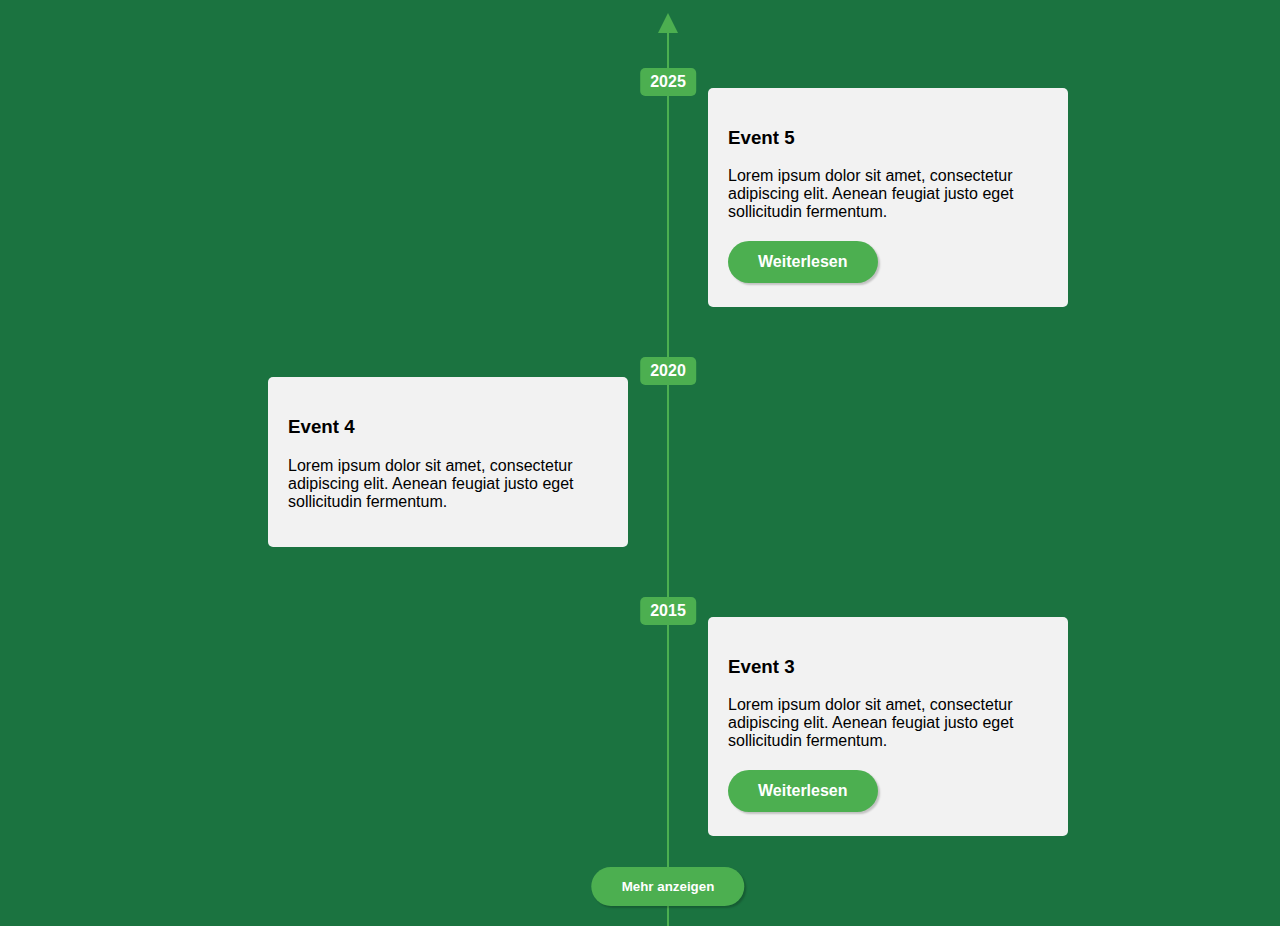
<file: index.html>
<!DOCTYPE html>
<html>
  <head>
    <link rel="stylesheet" href="styles.css" />
    <!-- set viewport scake -->
    <meta name="viewport" content="width=device-width, initial-scale=1.0" />
  </head>
  <script>
    // number of items to display
    let displayCount = 3;
    // timeline items always need a sorting date in the format YYYY-MM-DD (e.g. 2020-09-24) and a date for display purposes
    let timelineItems = [
      {
        date: "2005",
        sortingDate: "2005-01-01",
        title: "Event 1",
        description:
          "Lorem ipsum dolor sit amet, consectetur adipiscing elit. Aenean feugiat justo eget sollicitudin fermentum.",
        utl: "https://example.com/article1",
      },
      {
        date: "2010",
        sortingDate: "2010-01-01",
        title: "Event 2",
        description:
          "Lorem ipsum dolor sit amet, consectetur adipiscing elit. Aenean feugiat justo eget sollicitudin fermentum.",
        url: "https://example.com/article2",
      },
      {
        date: "2015",
        sortingDate: "2015-01-01",
        title: "Event 3",
        description:
          "Lorem ipsum dolor sit amet, consectetur adipiscing elit. Aenean feugiat justo eget sollicitudin fermentum.",
        url: "https://example.com/article3",
      },
      {
        date: "2020",
        sortingDate: "2020-01-01",
        title: "Event 4",
        description:
          "Lorem ipsum dolor sit amet, consectetur adipiscing elit. Aenean feugiat justo eget sollicitudin fermentum.",
      },
      {
        date: "2025",
        sortingDate: "2025-01-01",
        title: "Event 5",
        description:
          "Lorem ipsum dolor sit amet, consectetur adipiscing elit. Aenean feugiat justo eget sollicitudin fermentum.",
        url: "https://example.com/article5",
      },
      // add more items here
    ];
  </script>

  <body>
    <div class="timeline-container">
      <div class="timeline">
        <div class="timeline-tip"></div>
        <!-- timeline items will be added here -->
      </div>
    </div>

    <script>
      // sort timeline items by date
      timelineItems.sort((a, b) => {
        return new Date(b.sortingDate) - new Date(a.sortingDate);
      });

      // create timeline
      let timeline = document.querySelector(".timeline");

      // display only a certain number of items
      displayedItems = timelineItems.slice(0, displayCount);

      displayedItems.forEach((item) => {
        let timelineItem = document.createElement("div");
        timelineItem.id = item.sortingDate;
        timelineItem.classList.add("timeline-item");
        timelineItem.innerHTML = `
        <div class="date">${item.date}</div>
        <div class="content">
          <h3>${item.title}</h3>
          <p>${item.description}</p>
        </div>
      `;
        if (item.url) {
          let link = document.createElement("a");
          link.href = item.url;
          link.classList.add("button");
          link.innerText = "Weiterlesen";
          timelineItem.querySelector(".content").appendChild(link);
        }
        timeline.appendChild(timelineItem);
      });

      // add date-future class to future dates
      let today = new Date();
      for (let i = 0; i < timelineItems.length; i++) {
        let itemDate = new Date(timelineItems[i].sortingDate);
        if (itemDate > today) {
          document
            .getElementById(timelineItems[i].sortingDate)
            .classList.add("date-future");
        }
      }

      // if there are more items than displayCount, add a button to show more
      if (displayedItems.length < timelineItems.length) {
        let showMoreButton = document.createElement("button");
        showMoreButton.classList.add("button");
        showMoreButton.classList.add("show-more");
        showMoreButton.innerText = "Mehr anzeigen";
        showMoreButton.addEventListener("click", () => {
          timelineItems.slice(displayedItems.length).forEach((item) => {
            let timelineItem = document.createElement("div");
            timelineItem.id = item.sortingDate;
            timelineItem.classList.add("timeline-item");
            timelineItem.classList.add("new-item");
            timelineItem.innerHTML = `
          <div class="date">${item.date}</div>
          <div class="content">
            <h3>${item.title}</h3>
            <p>${item.description}</p>
          </div>
        `;
            if (item.url) {
              let link = document.createElement("a");
              link.href = item.url;
              link.classList.add("button");
              link.innerText = "Weiterlesen";
              timelineItem.querySelector(".content").appendChild(link);
            }
            timeline.appendChild(timelineItem);
            setTimeout(() => {
              timelineItem.classList.add("fade-in");
            }, 50); // Delay the transition for a smoother effect
          });

          showMoreButton.remove();
        });
        timeline.appendChild(showMoreButton);
      }
    </script>
  </body>
</html>
</file>
<file: styles.css>
/* declare colors */
:root {
    --tl-primary-color: #4caf50;
    --tl-secondary-color: #1b7340;
    --tl-info-color: #90D3ED;
    --tl-background-color: #f2f2f2;
    --tl-line-color: var(--tl-primary-color);
    --tl-date-background-color: var(--tl-primary-color);
    --tl-text-color: #000000;
    --tl-button-color: var(--tl-primary-color);
    --tl-button-hover-color: var(--tl-info-color);
}
body {
    background-color: var(--tl-secondary-color);
}
.timeline-container {
  background-color: var(--tl-secondary-color);
  font-family: "Jost","Futura",sans-serif;
  box-sizing: border-box;
  position: absolute;
  align-items: center;
  justify-content: center;
  width: 100%;
  margin: 20px;
}
.timeline {
    max-width: 800px;
    margin: 0 auto;
    padding: 40px 0;
    
}
.timeline::after {
  content: "";
  position: absolute;
  width: 2px;
  background-color: var(--tl-line-color);
  top: 0;
  bottom: 0;
  left: 15%;
  margin-left: -1px;
}
.timeline-tip {
  position: absolute;
  top: -15px; 
  left: 15%; 
  width: 0;
  height: 0;
  border-left: 10px solid transparent;
  border-right: 10px solid transparent;
  border-bottom: 20px solid var(--tl-line-color); 
  transform: translateX(-50%);
}
.timeline-item:last-child {
  margin-bottom: 0;
}
.timeline-item {
    display: flex;
    flex-direction: row;
    align-items: flex-start;
    margin-bottom: 20px;
    position: relative;
    margin-bottom: 50px;
    width: 100%;	
  }
.timeline-item .date {
  font-weight: 600;
  color: white;
  background-color: var(--tl-date-background-color);
  padding: 5px 10px;
  border-radius: 5px;
  z-index: 2;
  position: absolute;
  left: 15%;
  transform: translateX(-50%);
}
.timeline-item:nth-child(odd) {
  flex-direction: row-reverse;
}
.timeline-item:nth-child(even) {
  flex-direction: row-reverse;
}
.timeline-item .content {
  padding: 20px;
  background-color: var(--tl-background-color);
  border-radius: 5px;
  width: 50%;
  margin-top: 20px;
  margin-right: auto;
  margin-left: 30%;
}
.timeline-item .button, .button {
  display: inline-block;
  box-shadow: rgba(0, 0, 0, 0.2) 2px 2px 2px 0px;
  font-weight: 600;
  margin: 4px 0;
  padding: 12px 30px;
  background-color: var(--tl-button-color);
  color: white;
  text-decoration: none;
  border-radius: 9999px;
  transition-duration: 0.2s;
  transition-property: all;
  transition-timing-function: ease;
  border: none;
}
.show-more {
  position: absolute;
  bottom: 0;
  right: 50%;
  transform: translateX(50%);
  margin-top: 20px;
  margin-bottom: 20px;
  z-index: 2;
}
.timeline-item .button:hover {
  background-color: var(--tl-button-hover-color);
}
.date-future .date {
  background-color: var(--tl-info-color);
}

.timeline-item.new-item {
  opacity: 0;
  transition: opacity 0.3s ease;
}
.timeline-item.fade-in {
  opacity: 1;
}
/* all items right for mobile */
@media (min-width: 767px) {
    .timeline-item:nth-child(odd) {
        flex-direction: row;
    }
    .timeline-item:nth-child(even) {
        flex-direction: row-reverse;
    }

    .timeline::after {
        left: 50%;
        margin-left: -1px;
    }

    .timeline-tip {
      left: 50%;
    }

    .timeline-item .date {
        left: 50%;
        transform: translateX(-50%);
    }
    .timeline-item .content {
        width: 40%;
        margin-right: 0;
        margin-left: 0;
        
    }
}
</file>
